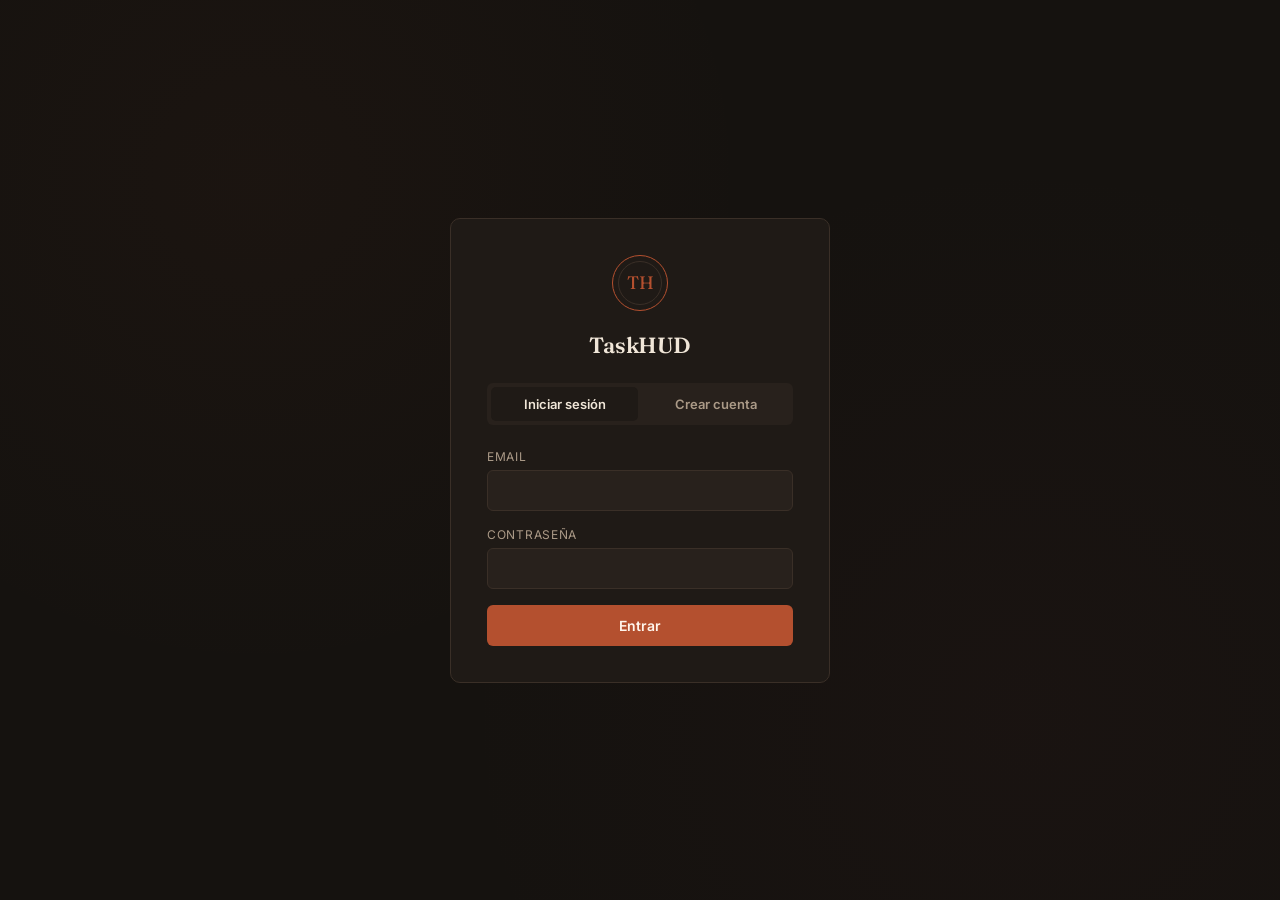
<file: client/ui/index.html>
<!DOCTYPE html>
<html lang="es">
<head>
  <meta charset="UTF-8" />
  <meta name="viewport" content="width=device-width, initial-scale=1.0" />
  <title>TaskHUD</title>
  <link rel="preconnect" href="https://fonts.googleapis.com" />
  <link href="https://fonts.googleapis.com/css2?family=Fraunces:wght@500;600&family=Inter:wght@400;500;600&display=swap" rel="stylesheet" />
  <link rel="stylesheet" href="css/style.css" />
</head>
<body class="label-texture">

  <div class="center-screen">
    <div class="card">
      <div class="seal">TH</div>
      <h1 class="text-center mb-24" style="font-size: 22px;">TaskHUD</h1>

      <div class="tabs">
        <div class="tab active" id="tab-login" onclick="switchTab('login')">Iniciar sesión</div>
        <div class="tab" id="tab-register" onclick="switchTab('register')">Crear cuenta</div>
      </div>

      <div class="error-msg" id="error-box"></div>

      <!-- Formulario de login -->
      <form id="form-login" onsubmit="handleLogin(event)">
        <div class="field">
          <label for="login-email">Email</label>
          <input type="email" id="login-email" required autocomplete="email" />
        </div>
        <div class="field">
          <label for="login-password">Contraseña</label>
          <input type="password" id="login-password" required autocomplete="current-password" />
        </div>
        <button type="submit" class="btn btn-primary">Entrar</button>
      </form>

      <!-- Formulario de registro -->
      <form id="form-register" onsubmit="handleRegister(event)" style="display: none;">
        <div class="field">
          <label for="reg-username">Usuario</label>
          <input type="text" id="reg-username" required autocomplete="username" />
        </div>
        <div class="field">
          <label for="reg-email">Email</label>
          <input type="email" id="reg-email" required autocomplete="email" />
        </div>
        <div class="field">
          <label for="reg-password">Contraseña</label>
          <input type="password" id="reg-password" required minlength="6" autocomplete="new-password" />
        </div>
        <button type="submit" class="btn btn-primary">Crear cuenta</button>
      </form>
    </div>
  </div>

  <script src="js/api.js"></script>
  <script src="js/auth.js"></script>
</body>
</html>
</file>
<file: client/ui/css/style.css>
/* style.css - Sistema de diseño compartido por toda la app
   Paleta inspirada en "reserva": charcoal cálido + acentos vino/terracota
   (un guiño al nombre del proyecto de ejemplo, "La Reserva Game") */

:root {
  /* Color */
  --bg:        #15120f;
  --surface:   #1f1a16;
  --surface-2: #28211c;
  --border:    #3a2f27;
  --text:      #f0e6d8;
  --text-soft: #ab9a87;
  --accent:    #b4502f;   /* terracota - acción principal */
  --accent-hi: #d4673f;   /* hover del acento */
  --wine:      #6e2a35;   /* detalle, ribetes */
  --olive:     #6f7d4f;   /* estado "done" */
  --danger:    #b3413a;

  /* Tipografía */
  --font-display: "Fraunces", Georgia, serif;
  --font-body:    "Inter", -apple-system, sans-serif;

  /* Layout */
  --radius: 10px;
  --radius-sm: 6px;
}

* { box-sizing: border-box; }

body {
  margin: 0;
  background: var(--bg);
  color: var(--text);
  font-family: var(--font-body);
  -webkit-font-smoothing: antialiased;
}

/* ── Fondo con textura sutil tipo "etiqueta de reserva" ────────────────── */
.label-texture {
  background-image:
    radial-gradient(circle at 20% 20%, rgba(180, 80, 47, 0.04), transparent 40%),
    radial-gradient(circle at 80% 80%, rgba(110, 42, 53, 0.05), transparent 45%);
}

/* ── Tipografía ──────────────────────────────────────────────────────── */
h1, h2, h3 {
  font-family: var(--font-display);
  font-weight: 600;
  letter-spacing: -0.01em;
  margin: 0;
}

p { margin: 0; }

/* ── Sello / emblema ─────────────────────────────────────────────────── */
.seal {
  width: 56px;
  height: 56px;
  border-radius: 50%;
  border: 1.5px solid var(--accent);
  display: flex;
  align-items: center;
  justify-content: center;
  font-family: var(--font-display);
  font-size: 18px;
  color: var(--accent);
  margin: 0 auto 20px;
  position: relative;
}
.seal::before {
  content: "";
  position: absolute;
  inset: 5px;
  border: 1px solid var(--border);
  border-radius: 50%;
}

/* ── Formularios ─────────────────────────────────────────────────────── */
.field { margin-bottom: 16px; text-align: left; }

.field label {
  display: block;
  font-size: 12px;
  text-transform: uppercase;
  letter-spacing: 0.06em;
  color: var(--text-soft);
  margin-bottom: 6px;
}

.field input, .field textarea {
  width: 100%;
  padding: 11px 14px;
  background: var(--surface-2);
  border: 1px solid var(--border);
  border-radius: var(--radius-sm);
  color: var(--text);
  font-family: var(--font-body);
  font-size: 14px;
  transition: border-color 0.15s ease;
}

.field input:focus, .field textarea:focus {
  outline: none;
  border-color: var(--accent);
}

.field textarea { resize: vertical; min-height: 70px; }

/* ── Botones ─────────────────────────────────────────────────────────── */
.btn {
  width: 100%;
  padding: 12px 16px;
  border-radius: var(--radius-sm);
  border: none;
  font-family: var(--font-body);
  font-size: 14px;
  font-weight: 600;
  cursor: pointer;
  transition: background 0.15s ease, transform 0.1s ease;
}

.btn:active { transform: scale(0.98); }

.btn-primary { background: var(--accent); color: #fff5ec; }
.btn-primary:hover { background: var(--accent-hi); }

.btn-ghost {
  background: transparent;
  color: var(--text-soft);
  border: 1px solid var(--border);
}
.btn-ghost:hover { color: var(--text); border-color: var(--text-soft); }

.btn-small { width: auto; padding: 8px 14px; font-size: 13px; }

/* ── Mensajes de error ───────────────────────────────────────────────── */
.error-msg {
  background: rgba(179, 65, 58, 0.12);
  border: 1px solid var(--danger);
  color: #f4b8b3;
  font-size: 13px;
  padding: 10px 12px;
  border-radius: var(--radius-sm);
  margin-bottom: 16px;
  display: none;
}
.error-msg.visible { display: block; }

/* ── Tabs de login/registro ──────────────────────────────────────────── */
.tabs {
  display: flex;
  gap: 4px;
  background: var(--surface-2);
  border-radius: var(--radius-sm);
  padding: 4px;
  margin-bottom: 24px;
}
.tab {
  flex: 1;
  text-align: center;
  padding: 9px;
  border-radius: 5px;
  font-size: 13px;
  font-weight: 600;
  color: var(--text-soft);
  cursor: pointer;
  transition: all 0.15s ease;
}
.tab.active { background: var(--surface); color: var(--text); }

/* ── Utilidades de layout ────────────────────────────────────────────── */
.center-screen {
  min-height: 100vh;
  display: flex;
  align-items: center;
  justify-content: center;
  padding: 24px;
}

.card {
  background: var(--surface);
  border: 1px solid var(--border);
  border-radius: var(--radius);
  padding: 36px;
  width: 100%;
  max-width: 380px;
}

.text-center { text-align: center; }
.muted { color: var(--text-soft); font-size: 13px; }
.mt-20 { margin-top: 20px; }
.mb-24 { margin-bottom: 24px; }

/* ── Tablero Kanban ──────────────────────────────────────────────────── */
.board {
  display: grid;
  grid-template-columns: repeat(4, 1fr);
  gap: 14px;
  padding: 24px 28px;
  align-items: start;
}

.column {
  background: var(--surface);
  border: 1px solid var(--border);
  border-radius: var(--radius);
  display: flex;
  flex-direction: column;
  min-height: 200px;
}

.column-head {
  display: flex;
  justify-content: space-between;
  align-items: center;
  padding: 14px 14px 10px;
  font-size: 12px;
  font-weight: 600;
  text-transform: uppercase;
  letter-spacing: 0.05em;
  color: var(--text-soft);
}

.column-count {
  background: var(--surface-2);
  color: var(--text-soft);
  font-size: 11px;
  padding: 1px 8px;
  border-radius: 20px;
}

.column-body {
  flex: 1;
  display: flex;
  flex-direction: column;
  gap: 8px;
  padding: 0 10px 10px;
  min-height: 60px;
}

.column-empty {
  color: var(--text-soft);
  font-size: 12px;
  text-align: center;
  padding: 16px 0;
  opacity: 0.6;
}

.task-card {
  background: var(--surface-2);
  border: 1px solid var(--border);
  border-radius: var(--radius-sm);
  padding: 12px 14px;
  cursor: grab;
  transition: border-color 0.15s ease, transform 0.1s ease;
}
.task-card:hover { border-color: var(--accent); }
.task-card:active { cursor: grabbing; }

.task-title { font-size: 13.5px; font-weight: 500; margin-bottom: 4px; }
.task-desc { font-size: 12px; color: var(--text-soft); line-height: 1.4; }

.task-footer { display: flex; justify-content: flex-end; margin-top: 8px; }

.task-delete {
  background: none;
  border: none;
  color: var(--text-soft);
  cursor: pointer;
  font-size: 13px;
  padding: 2px 6px;
  border-radius: 4px;
  transition: color 0.15s ease, background 0.15s ease;
}
.task-delete:hover { color: var(--danger); background: rgba(179, 65, 58, 0.12); }

.add-task-btn { margin: 0 10px 12px; }

/* ── Modal simple (nueva tarea / invitar) ───────────────────────────────  */
.modal-overlay {
  position: fixed;
  inset: 0;
  background: rgba(10, 8, 6, 0.6);
  display: flex;
  align-items: center;
  justify-content: center;
  z-index: 50;
}
.modal-overlay.hidden { display: none; }

.modal-box {
  background: var(--surface);
  border: 1px solid var(--border);
  border-radius: var(--radius);
  padding: 28px;
  width: 100%;
  max-width: 380px;
}

.invite-code-display {
  background: var(--surface-2);
  border: 1px dashed var(--accent);
  border-radius: var(--radius-sm);
  padding: 14px;
  text-align: center;
  font-family: var(--font-display);
  font-size: 22px;
  letter-spacing: 0.08em;
  color: var(--accent-hi);
  margin: 14px 0;
}
</file>
